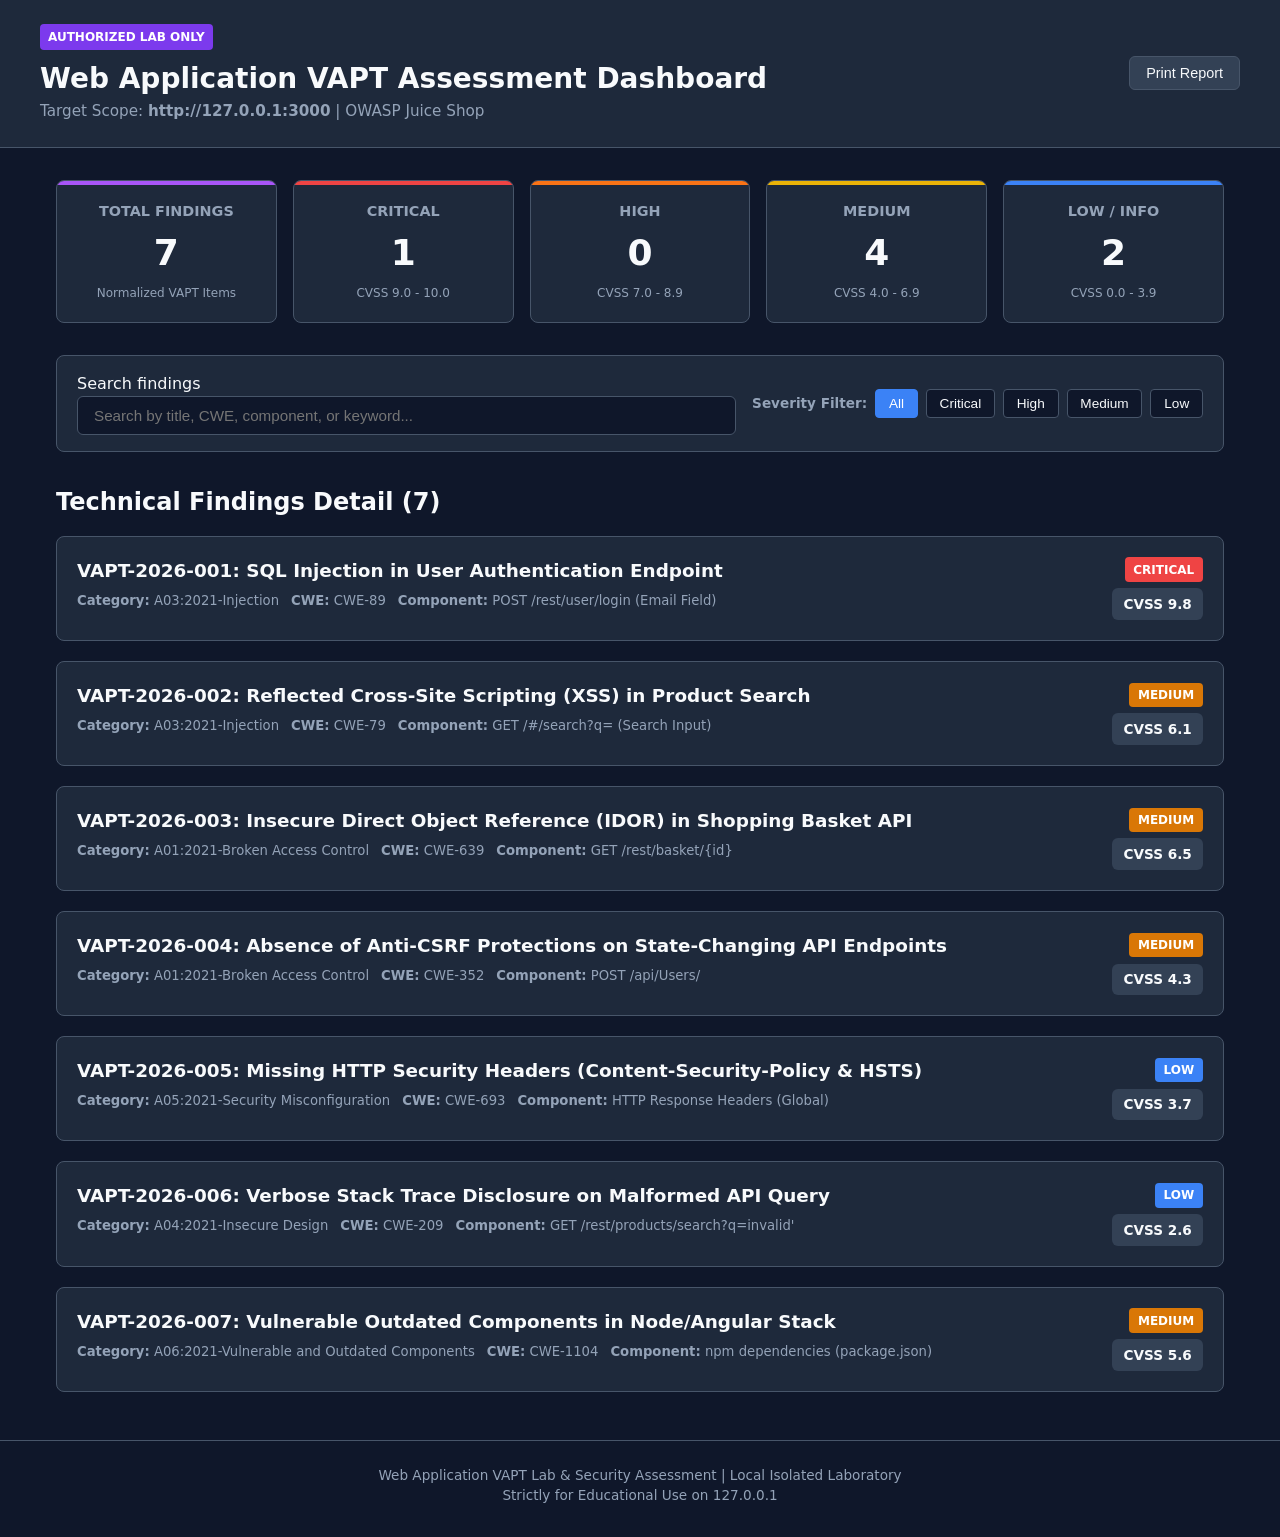
<file: dashboard/index.html>
<!DOCTYPE html>
<html lang="en">
<head>
  <meta charset="UTF-8">
  <meta name="viewport" content="width=device-width, initial-scale=1.0">
  <title>VAPT Security Assessment Dashboard</title>
  <link rel="stylesheet" href="styles.css">
</head>
<body>

  <!-- Top Header / Banner -->
  <header class="app-header">
    <div class="header-container">
      <div class="header-branding">
        <span class="header-badge">AUTHORIZED LAB ONLY</span>
        <h1>Web Application VAPT Assessment Dashboard</h1>
        <p class="target-info">Target Scope: <strong id="target-scope">http://127.0.0.1:3000</strong> | OWASP Juice Shop</p>
      </div>
      <div class="header-actions">
        <button class="btn btn-secondary" onclick="window.print()">Print Report</button>
      </div>
    </div>
  </header>

  <main class="main-content">
    
    <!-- Assessment Metadata & Key Metrics -->
    <section class="metrics-grid">
      <div class="metric-card total-card">
        <div class="metric-label">Total Findings</div>
        <div class="metric-value" id="metric-total">0</div>
        <div class="metric-sub">Normalized VAPT Items</div>
      </div>
      <div class="metric-card sev-critical">
        <div class="metric-label">Critical</div>
        <div class="metric-value" id="metric-critical">0</div>
        <div class="metric-sub">CVSS 9.0 - 10.0</div>
      </div>
      <div class="metric-card sev-high">
        <div class="metric-label">High</div>
        <div class="metric-value" id="metric-high">0</div>
        <div class="metric-sub">CVSS 7.0 - 8.9</div>
      </div>
      <div class="metric-card sev-medium">
        <div class="metric-label">Medium</div>
        <div class="metric-value" id="metric-medium">0</div>
        <div class="metric-sub">CVSS 4.0 - 6.9</div>
      </div>
      <div class="metric-card sev-low">
        <div class="metric-label">Low / Info</div>
        <div class="metric-value" id="metric-low">0</div>
        <div class="metric-sub">CVSS 0.0 - 3.9</div>
      </div>
    </section>

    <!-- Controls / Filters -->
    <section class="controls-panel">
      <div class="search-box">
        <label for="search-input" class="sr-only">Search findings</label>
        <input type="text" id="search-input" placeholder="Search by title, CWE, component, or keyword..." />
      </div>
      
      <div class="filter-group">
        <span class="filter-label">Severity Filter:</span>
        <button class="filter-btn active" data-severity="all">All</button>
        <button class="filter-btn" data-severity="Critical">Critical</button>
        <button class="filter-btn" data-severity="High">High</button>
        <button class="filter-btn" data-severity="Medium">Medium</button>
        <button class="filter-btn" data-severity="Low">Low</button>
      </div>
    </section>

    <!-- Findings List Section -->
    <section class="findings-section">
      <div class="section-header">
        <h2>Technical Findings Detail (<span id="visible-count">0</span>)</h2>
      </div>

      <div id="findings-container" class="findings-container">
        <!-- Finding items will be dynamically injected here -->
      </div>
    </section>
  </main>

  <footer class="app-footer">
    <div class="footer-container">
      <p>Web Application VAPT Lab & Security Assessment | Local Isolated Laboratory</p>
      <p>Strictly for Educational Use on 127.0.0.1</p>
    </div>
  </footer>

  <script src="app.js"></script>
</body>
</html>
</file>
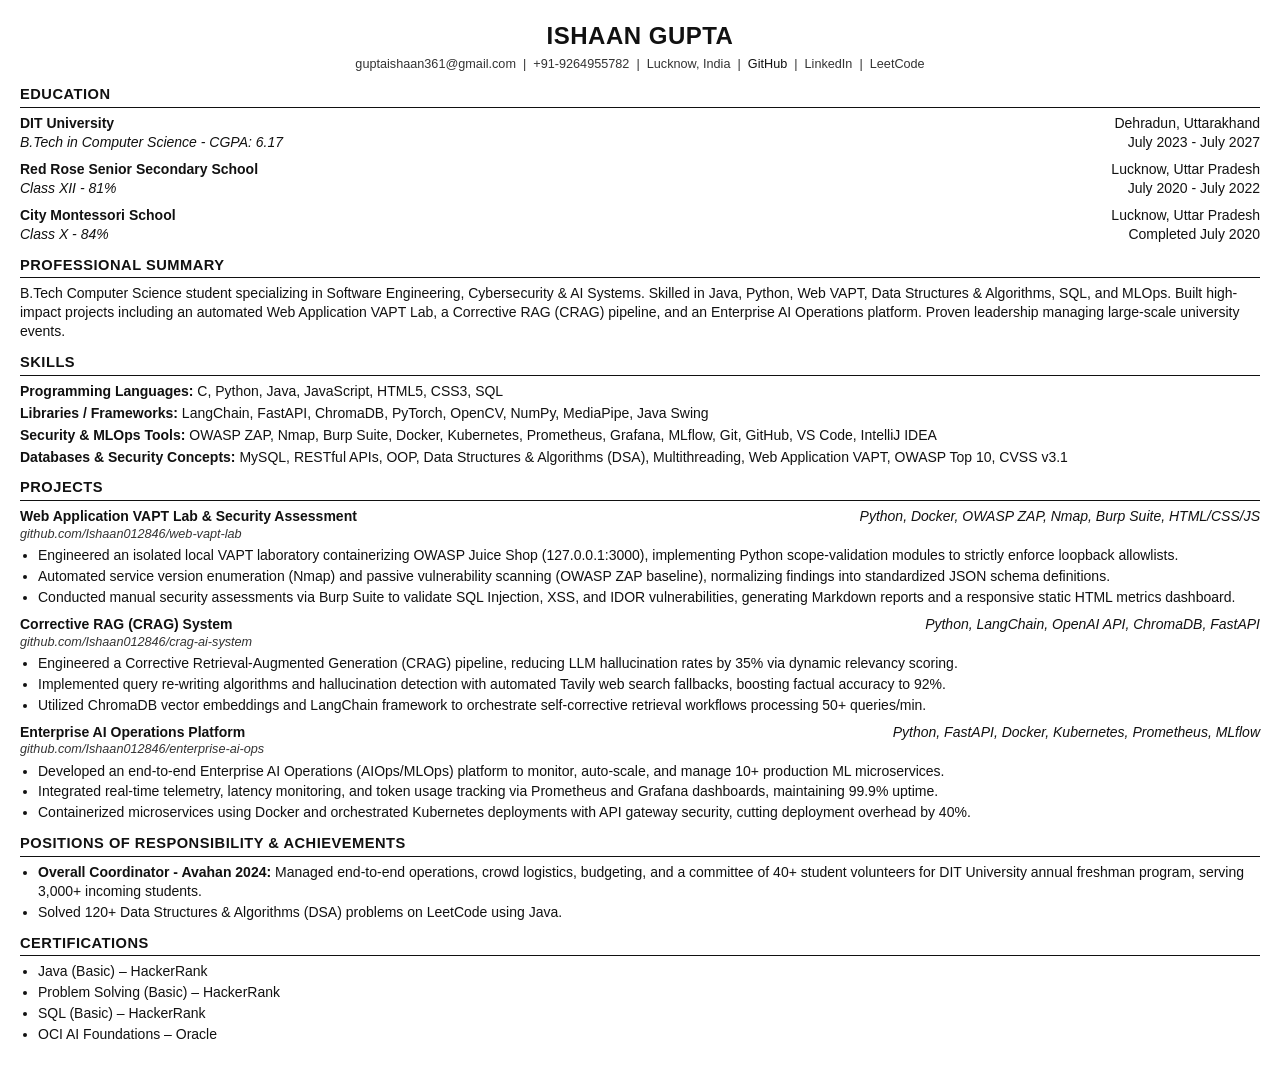
<file: resume/resume_styled.html>
<!DOCTYPE html>
<html lang="en">
<head>
  <meta charset="UTF-8">
  <title>Ishaan Gupta - Resume</title>
  <style>
    @page {
      size: letter;
      margin: 0.5in;
    }
    body {
      font-family: 'Calibri', 'Arial', sans-serif;
      color: #111;
      line-height: 1.35;
      font-size: 10.5pt;
      margin: 0;
      padding: 20px;
    }
    .header {
      text-align: center;
      margin-bottom: 12px;
    }
    .header h1 {
      font-size: 18pt;
      margin: 0 0 4px 0;
      text-transform: uppercase;
      letter-spacing: 0.5px;
    }
    .contact-info {
      font-size: 9.5pt;
      color: #333;
    }
    .contact-info a {
      color: #111;
      text-decoration: none;
    }
    h2 {
      font-size: 11pt;
      text-transform: UPPERCASE;
      border-bottom: 1px solid #111;
      margin: 12px 0 6px 0;
      padding-bottom: 2px;
      letter-spacing: 0.5px;
    }
    .edu-item, .project-item {
      margin-bottom: 8px;
    }
    .row {
      display: flex;
      justify-content: space-between;
      align-items: baseline;
    }
    .title {
      font-weight: bold;
    }
    .subtitle {
      font-style: italic;
    }
    .link {
      font-style: italic;
      font-size: 9.5pt;
      color: #333;
      margin-bottom: 3px;
    }
    ul {
      margin: 3px 0 6px 18px;
      padding: 0;
    }
    li {
      margin-bottom: 2px;
    }
    .skills-list p {
      margin: 3px 0;
    }
    @media print {
      body { padding: 0; }
    }
  </style>
</head>
<body>

  <div class="header">
    <h1>Ishaan Gupta</h1>
    <div class="contact-info">
      guptaishaan361@gmail.com &nbsp;|&nbsp; +91-9264955782 &nbsp;|&nbsp; Lucknow, India &nbsp;|&nbsp; 
      <a href="https://github.com/Ishaan012846">GitHub</a> &nbsp;|&nbsp; LinkedIn &nbsp;|&nbsp; LeetCode
    </div>
  </div>

  <h2>EDUCATION</h2>
  <div class="edu-item">
    <div class="row">
      <span class="title">DIT University</span>
      <span>Dehradun, Uttarakhand</span>
    </div>
    <div class="row">
      <span class="subtitle">B.Tech in Computer Science - CGPA: 6.17</span>
      <span>July 2023 - July 2027</span>
    </div>
  </div>

  <div class="edu-item">
    <div class="row">
      <span class="title">Red Rose Senior Secondary School</span>
      <span>Lucknow, Uttar Pradesh</span>
    </div>
    <div class="row">
      <span class="subtitle">Class XII - 81%</span>
      <span>July 2020 - July 2022</span>
    </div>
  </div>

  <div class="edu-item">
    <div class="row">
      <span class="title">City Montessori School</span>
      <span>Lucknow, Uttar Pradesh</span>
    </div>
    <div class="row">
      <span class="subtitle">Class X - 84%</span>
      <span>Completed July 2020</span>
    </div>
  </div>

  <h2>PROFESSIONAL SUMMARY</h2>
  <p style="margin: 3px 0;">
    B.Tech Computer Science student specializing in Software Engineering, Cybersecurity & AI Systems. Skilled in Java, Python, Web VAPT, Data Structures & Algorithms, SQL, and MLOps. Built high-impact projects including an automated Web Application VAPT Lab, a Corrective RAG (CRAG) pipeline, and an Enterprise AI Operations platform. Proven leadership managing large-scale university events.
  </p>

  <h2>SKILLS</h2>
  <div class="skills-list">
    <p><strong>Programming Languages:</strong> C, Python, Java, JavaScript, HTML5, CSS3, SQL</p>
    <p><strong>Libraries / Frameworks:</strong> LangChain, FastAPI, ChromaDB, PyTorch, OpenCV, NumPy, MediaPipe, Java Swing</p>
    <p><strong>Security & MLOps Tools:</strong> OWASP ZAP, Nmap, Burp Suite, Docker, Kubernetes, Prometheus, Grafana, MLflow, Git, GitHub, VS Code, IntelliJ IDEA</p>
    <p><strong>Databases & Security Concepts:</strong> MySQL, RESTful APIs, OOP, Data Structures & Algorithms (DSA), Multithreading, Web Application VAPT, OWASP Top 10, CVSS v3.1</p>
  </div>

  <h2>PROJECTS</h2>

  <div class="project-item">
    <div class="row">
      <span class="title">Web Application VAPT Lab & Security Assessment</span>
      <span class="subtitle">Python, Docker, OWASP ZAP, Nmap, Burp Suite, HTML/CSS/JS</span>
    </div>
    <div class="link">github.com/Ishaan012846/web-vapt-lab</div>
    <ul>
      <li>Engineered an isolated local VAPT laboratory containerizing OWASP Juice Shop (127.0.0.1:3000), implementing Python scope-validation modules to strictly enforce loopback allowlists.</li>
      <li>Automated service version enumeration (Nmap) and passive vulnerability scanning (OWASP ZAP baseline), normalizing findings into standardized JSON schema definitions.</li>
      <li>Conducted manual security assessments via Burp Suite to validate SQL Injection, XSS, and IDOR vulnerabilities, generating Markdown reports and a responsive static HTML metrics dashboard.</li>
    </ul>
  </div>

  <div class="project-item">
    <div class="row">
      <span class="title">Corrective RAG (CRAG) System</span>
      <span class="subtitle">Python, LangChain, OpenAI API, ChromaDB, FastAPI</span>
    </div>
    <div class="link">github.com/Ishaan012846/crag-ai-system</div>
    <ul>
      <li>Engineered a Corrective Retrieval-Augmented Generation (CRAG) pipeline, reducing LLM hallucination rates by 35% via dynamic relevancy scoring.</li>
      <li>Implemented query re-writing algorithms and hallucination detection with automated Tavily web search fallbacks, boosting factual accuracy to 92%.</li>
      <li>Utilized ChromaDB vector embeddings and LangChain framework to orchestrate self-corrective retrieval workflows processing 50+ queries/min.</li>
    </ul>
  </div>

  <div class="project-item">
    <div class="row">
      <span class="title">Enterprise AI Operations Platform</span>
      <span class="subtitle">Python, FastAPI, Docker, Kubernetes, Prometheus, MLflow</span>
    </div>
    <div class="link">github.com/Ishaan012846/enterprise-ai-ops</div>
    <ul>
      <li>Developed an end-to-end Enterprise AI Operations (AIOps/MLOps) platform to monitor, auto-scale, and manage 10+ production ML microservices.</li>
      <li>Integrated real-time telemetry, latency monitoring, and token usage tracking via Prometheus and Grafana dashboards, maintaining 99.9% uptime.</li>
      <li>Containerized microservices using Docker and orchestrated Kubernetes deployments with API gateway security, cutting deployment overhead by 40%.</li>
    </ul>
  </div>

  <h2>POSITIONS OF RESPONSIBILITY & ACHIEVEMENTS</h2>
  <ul>
    <li><strong>Overall Coordinator - Avahan 2024:</strong> Managed end-to-end operations, crowd logistics, budgeting, and a committee of 40+ student volunteers for DIT University annual freshman program, serving 3,000+ incoming students.</li>
    <li>Solved 120+ Data Structures & Algorithms (DSA) problems on LeetCode using Java.</li>
  </ul>

  <h2>CERTIFICATIONS</h2>
  <ul>
    <li>Java (Basic) – HackerRank</li>
    <li>Problem Solving (Basic) – HackerRank</li>
    <li>SQL (Basic) – HackerRank</li>
    <li>OCI AI Foundations – Oracle</li>
  </ul>

</body>
</html>
</file>
<file: dashboard/styles.css>
/* VAPT Assessment Dashboard - Accessible Stylesheet */

:root {
  --bg-primary: #0f172a;
  --bg-secondary: #1e293b;
  --bg-card: #334155;
  --text-main: #f8fafc;
  --text-muted: #94a3b8;
  --border-color: #475569;
  
  /* Accessible Severity Colors */
  --color-critical: #ef4444; /* Red */
  --color-high: #f97316;     /* Orange */
  --color-medium: #eab308;   /* Yellow */
  --color-low: #3b82f6;      /* Blue */
  --color-info: #64748b;     /* Slate */

  --font-family: system-ui, -apple-system, BlinkMacSystemFont, 'Segoe UI', Roboto, sans-serif;
}

* {
  box-sizing: border-box;
  margin: 0;
  padding: 0;
}

body {
  background-color: var(--bg-primary);
  color: var(--text-main);
  font-family: var(--font-family);
  line-height: 1.5;
  padding-bottom: 2rem;
}

/* Header */
.app-header {
  background-color: var(--bg-secondary);
  border-bottom: 1px solid var(--border-color);
  padding: 1.5rem 2rem;
}

.header-container {
  max-width: 1200px;
  margin: 0 auto;
  display: flex;
  justify-content: space-between;
  align-items: center;
  flex-wrap: wrap;
  gap: 1rem;
}

.header-badge {
  display: inline-block;
  background-color: #7c3aed;
  color: #fff;
  font-size: 0.75rem;
  font-weight: 700;
  padding: 0.25rem 0.5rem;
  border-radius: 4px;
  text-transform: uppercase;
  margin-bottom: 0.5rem;
}

.app-header h1 {
  font-size: 1.75rem;
  font-weight: 700;
}

.target-info {
  color: var(--text-muted);
  font-size: 0.95rem;
}

/* Main Content */
.main-content {
  max-width: 1200px;
  margin: 2rem auto;
  padding: 0 1rem;
}

/* Metrics Grid */
.metrics-grid {
  display: grid;
  grid-template-columns: repeat(auto-fit, minmax(200px, 1fr));
  gap: 1rem;
  margin-bottom: 2rem;
}

.metric-card {
  background-color: var(--bg-secondary);
  border: 1px solid var(--border-color);
  border-radius: 8px;
  padding: 1.25rem;
  text-align: center;
  position: relative;
  overflow: hidden;
}

.metric-card::before {
  content: "";
  position: absolute;
  top: 0;
  left: 0;
  width: 100%;
  height: 4px;
}

.total-card::before { background-color: #a855f7; }
.sev-critical::before { background-color: var(--color-critical); }
.sev-high::before { background-color: var(--color-high); }
.sev-medium::before { background-color: var(--color-medium); }
.sev-low::before { background-color: var(--color-low); }

.metric-label {
  font-size: 0.9rem;
  color: var(--text-muted);
  font-weight: 600;
  text-transform: uppercase;
}

.metric-value {
  font-size: 2.25rem;
  font-weight: 800;
  margin: 0.25rem 0;
}

.metric-sub {
  font-size: 0.75rem;
  color: var(--text-muted);
}

/* Controls Panel */
.controls-panel {
  background-color: var(--bg-secondary);
  border: 1px solid var(--border-color);
  border-radius: 8px;
  padding: 1rem 1.25rem;
  margin-bottom: 2rem;
  display: flex;
  flex-wrap: wrap;
  gap: 1rem;
  justify-content: space-between;
  align-items: center;
}

.search-box {
  flex: 1;
  min-width: 280px;
}

.search-box input {
  width: 100%;
  padding: 0.6rem 1rem;
  background-color: var(--bg-primary);
  border: 1px solid var(--border-color);
  border-radius: 6px;
  color: var(--text-main);
  font-size: 0.95rem;
}

.filter-group {
  display: flex;
  align-items: center;
  gap: 0.5rem;
  flex-wrap: wrap;
}

.filter-label {
  font-size: 0.85rem;
  color: var(--text-muted);
  font-weight: 600;
}

.filter-btn {
  background-color: var(--bg-primary);
  color: var(--text-main);
  border: 1px solid var(--border-color);
  padding: 0.4rem 0.8rem;
  border-radius: 4px;
  cursor: pointer;
  font-size: 0.85rem;
  transition: all 0.2s ease;
}

.filter-btn.active, .filter-btn:hover {
  background-color: #3b82f6;
  border-color: #3b82f6;
  color: #fff;
}

/* Findings Section */
.findings-container {
  display: flex;
  flex-direction: column;
  gap: 1.25rem;
  margin-top: 1rem;
}

.finding-card {
  background-color: var(--bg-secondary);
  border: 1px solid var(--border-color);
  border-radius: 8px;
  overflow: hidden;
  transition: border-color 0.2s ease;
}

.finding-card:hover {
  border-color: #64748b;
}

.finding-header {
  padding: 1.25rem;
  cursor: pointer;
  display: flex;
  justify-content: space-between;
  align-items: flex-start;
  gap: 1rem;
}

.finding-title-group h3 {
  font-size: 1.15rem;
  margin-bottom: 0.4rem;
}

.finding-meta {
  display: flex;
  gap: 0.75rem;
  flex-wrap: wrap;
  font-size: 0.825rem;
  color: var(--text-muted);
}

.tag {
  display: inline-block;
  padding: 0.2rem 0.55rem;
  border-radius: 4px;
  font-weight: 700;
  font-size: 0.75rem;
  text-transform: uppercase;
}

.tag-critical { background-color: var(--color-critical); color: #fff; }
.tag-high { background-color: var(--color-high); color: #fff; }
.tag-medium { background-color: #d97706; color: #fff; }
.tag-low { background-color: var(--color-low); color: #fff; }
.tag-info { background-color: var(--color-info); color: #fff; }

.cvss-badge {
  background-color: var(--bg-card);
  padding: 0.35rem 0.7rem;
  border-radius: 6px;
  font-size: 0.85rem;
  font-weight: 700;
}

.finding-details {
  padding: 1.25rem;
  border-top: 1px solid var(--border-color);
  background-color: rgba(15, 23, 42, 0.5);
  display: none;
}

.finding-card.open .finding-details {
  display: block;
}

.detail-grid {
  display: grid;
  grid-template-columns: repeat(auto-fit, minmax(280px, 1fr));
  gap: 1rem;
  margin-bottom: 1rem;
}

.detail-box {
  background-color: var(--bg-secondary);
  padding: 0.85rem;
  border-radius: 6px;
  border: 1px solid var(--border-color);
}

.detail-box h4 {
  font-size: 0.85rem;
  color: var(--text-muted);
  text-transform: uppercase;
  margin-bottom: 0.35rem;
}

pre {
  background-color: #090d16;
  border: 1px solid var(--border-color);
  padding: 0.85rem;
  border-radius: 6px;
  overflow-x: auto;
  font-family: monospace;
  font-size: 0.85rem;
  color: #38bdf8;
  margin-top: 0.5rem;
}

.btn-secondary {
  background-color: var(--bg-card);
  color: var(--text-main);
  border: 1px solid var(--border-color);
  padding: 0.5rem 1rem;
  border-radius: 6px;
  cursor: pointer;
  font-size: 0.9rem;
}

.btn-secondary:hover {
  background-color: var(--border-color);
}

/* Footer */
.app-footer {
  margin-top: 3rem;
  text-align: center;
  color: var(--text-muted);
  font-size: 0.85rem;
  border-top: 1px solid var(--border-color);
  padding-top: 1.5rem;
}

/* Print Stylesheet */
@media print {
  body {
    background-color: #fff !important;
    color: #000 !important;
  }
  .app-header, .controls-panel, .header-actions, .app-footer {
    display: none !important;
  }
  .finding-card {
    border: 1px solid #ccc !important;
    background-color: #fff !important;
    color: #000 !important;
    page-break-inside: avoid;
    margin-bottom: 1rem;
  }
  .finding-details {
    display: block !important;
    background-color: #f8fafc !important;
    color: #000 !important;
  }
  pre {
    background-color: #f1f5f9 !important;
    color: #0f172a !important;
    border: 1px solid #cbd5e1 !important;
  }
}
</file>
